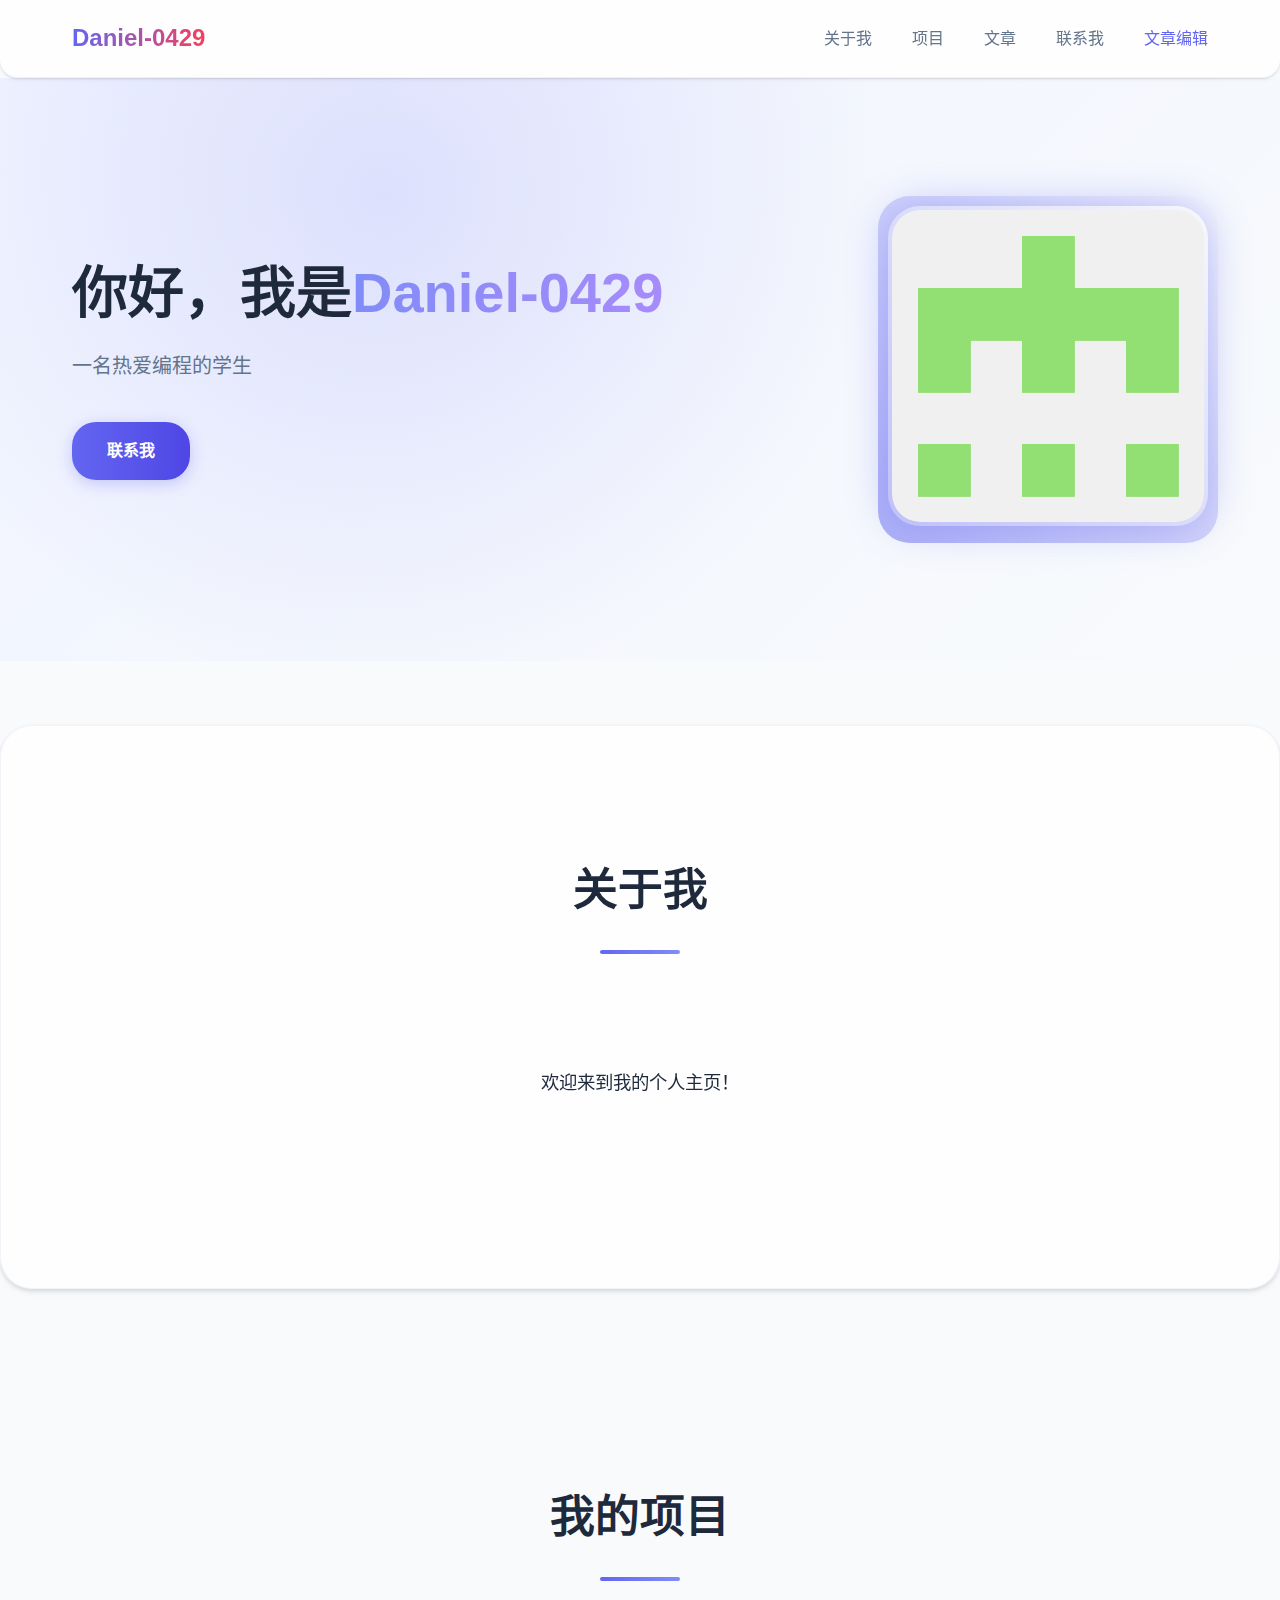
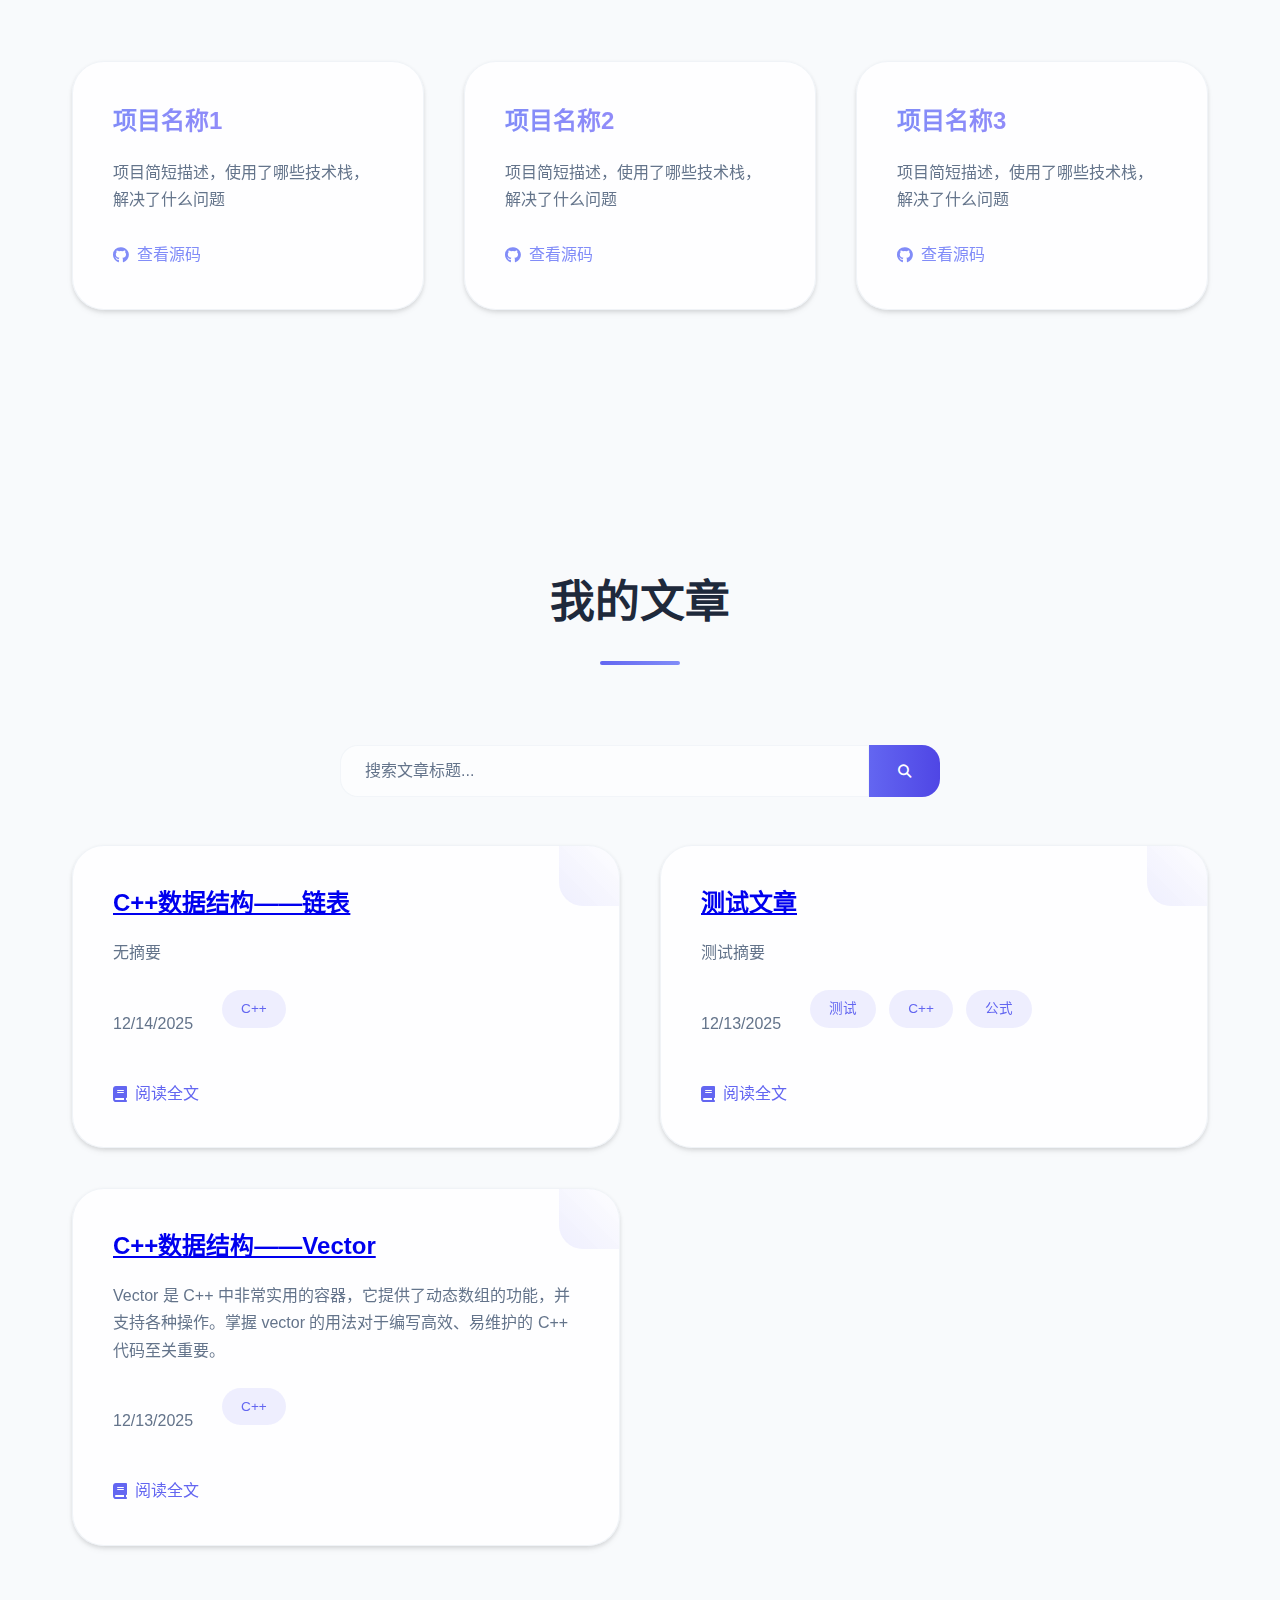
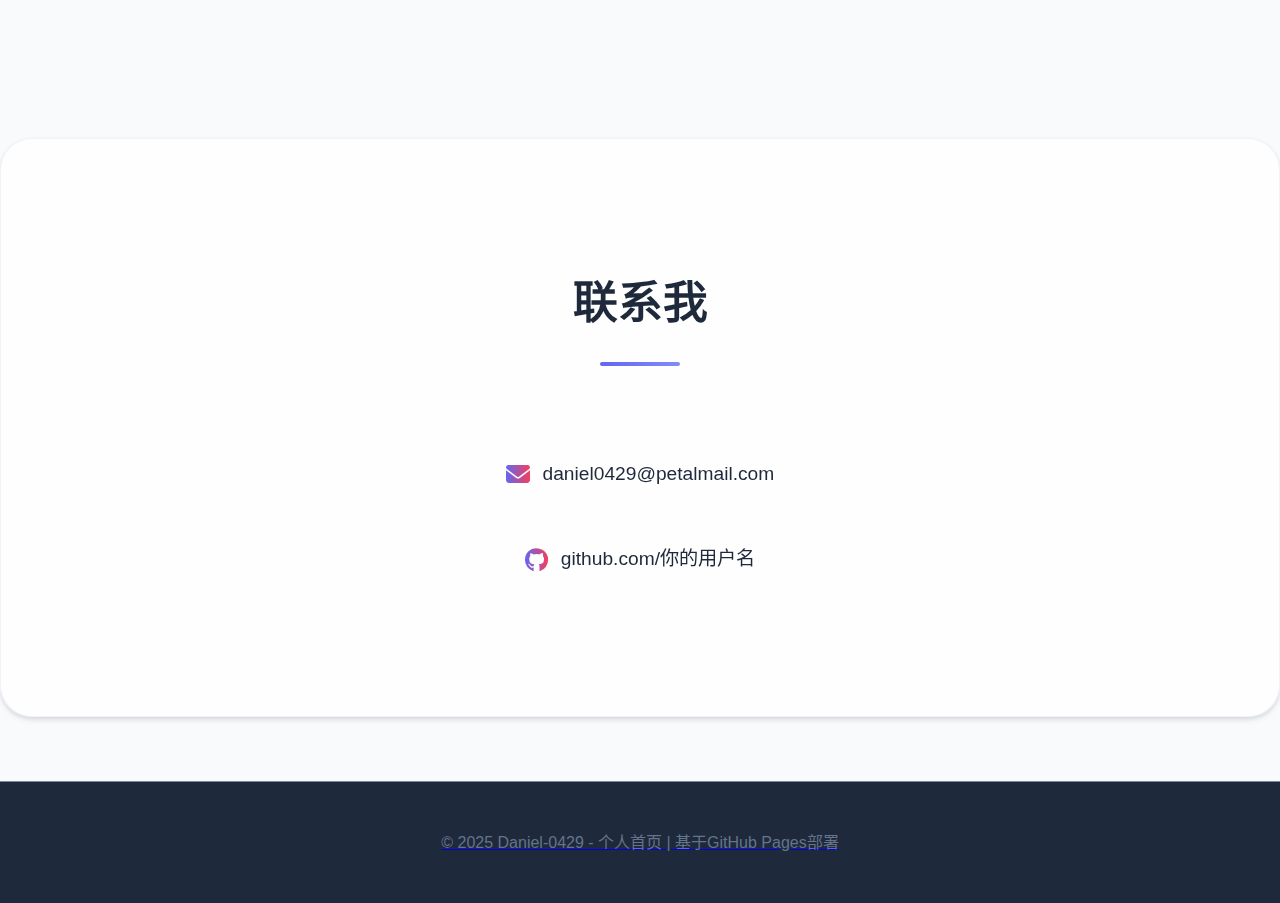
<file: index.html>
<!DOCTYPE html>
<html lang="zh-CN">
<head>
    <meta charset="UTF-8">
    <meta name="viewport" content="width=device-width, initial-scale=1.0">
    <title>Daniel-0429 - 个人首页</title>
    <link rel="stylesheet" href="styles.css">
    <link rel="stylesheet" href="https://cdnjs.cloudflare.com/ajax/libs/font-awesome/6.4.0/css/all.min.css">
</head>
<body>
    <nav class="navbar">
        <div class="container">
            <div class="logo">Daniel-0429</div>
            <ul class="nav-links">
                <li><a href="#about">关于我</a></li>
                <li><a href="#projects">项目</a></li>
                <li><a href="#articles">文章</a></li>
                <li><a href="#contact">联系我</a></li>
                <li><a href="admin.html" class="admin-link">文章编辑</a></li>
            </ul>
            <div class="hamburger">
                <i class="fas fa-bars"></i>
            </div>
        </div>
    </nav>

    <!-- 英雄区（保留你原有代码） -->
    <header class="hero">
        <div class="container">
            <div class="hero-content">
                <h1>你好，我是<span>Daniel-0429</span></h1>
                <p>一名热爱编程的学生</p>
                <a href="#contact" class="btn">联系我</a>
            </div>
            <div class="hero-img">
                <img src="assets/avatar.jpg" alt="头像">
            </div>
        </div>
    </header>

    <!-- 关于我（保留你原有代码） -->
    <section id="about" class="about">
        <div class="container">
            <h2 class="section-title">关于我</h2>
            <div class="about-content">
                <p>欢迎来到我的个人主页！</p>
            </div>
        </div>
    </section>

    <!-- 项目（保留你原有代码） -->
    <section id="projects" class="projects">
        <div class="container">
            <h2 class="section-title">我的项目</h2>
            <div class="projects-grid">
                <div class="project-card">
                    <h3>项目名称1</h3>
                    <p>项目简短描述，使用了哪些技术栈，解决了什么问题</p>
                    <a href="https://github.com/你的用户名/项目名" target="_blank" class="project-link">
                        <i class="fab fa-github"></i> 查看源码
                    </a>
                </div>
                <div class="project-card">
                    <h3>项目名称2</h3>
                    <p>项目简短描述，使用了哪些技术栈，解决了什么问题</p>
                    <a href="https://github.com/你的用户名/项目名" target="_blank" class="project-link">
                        <i class="fab fa-github"></i> 查看源码
                    </a>
                </div>
                <div class="project-card">
                    <h3>项目名称3</h3>
                    <p>项目简短描述，使用了哪些技术栈，解决了什么问题</p>
                    <a href="https://github.com/你的用户名/项目名" target="_blank" class="project-link">
                        <i class="fab fa-github"></i> 查看源码
                    </a>
                </div>
            </div>
        </div>
    </section>

    <!-- 文章板块（核心） -->
    <section id="articles" class="articles">
        <div class="container">
            <h2 class="section-title">我的文章</h2>
            <div class="article-search">
                <input type="text" id="search-input" placeholder="搜索文章标题...">
                <button id="search-btn"><i class="fas fa-search"></i></button>
            </div>
            <div class="articles-grid" id="articles-list">
                <div class="loading">加载最新文章中...</div>
            </div>
        </div>
    </section>

    <!-- 联系我（保留你原有代码） -->
    <section id="contact" class="contact">
        <div class="container">
            <h2 class="section-title">联系我</h2>
            <div class="contact-links">
                <a href="mailto:daniel0429@petalmail.com" target="_blank">
                    <i class="fas fa-envelope"></i> daniel0429@petalmail.com
                </a>
                <a href="https://github.com/Daniel-0429" target="_blank">
                    <i class="fab fa-github"></i> github.com/你的用户名
            </div>
        </div>
    </section>

    <footer class="footer">
        <div class="container">
            <p>&copy; 2025 Daniel-0429 - 个人首页 | 基于GitHub Pages部署</p>
        </div>
    </footer>

    <script src="script.js"></script>
</body>
</html>
</file>
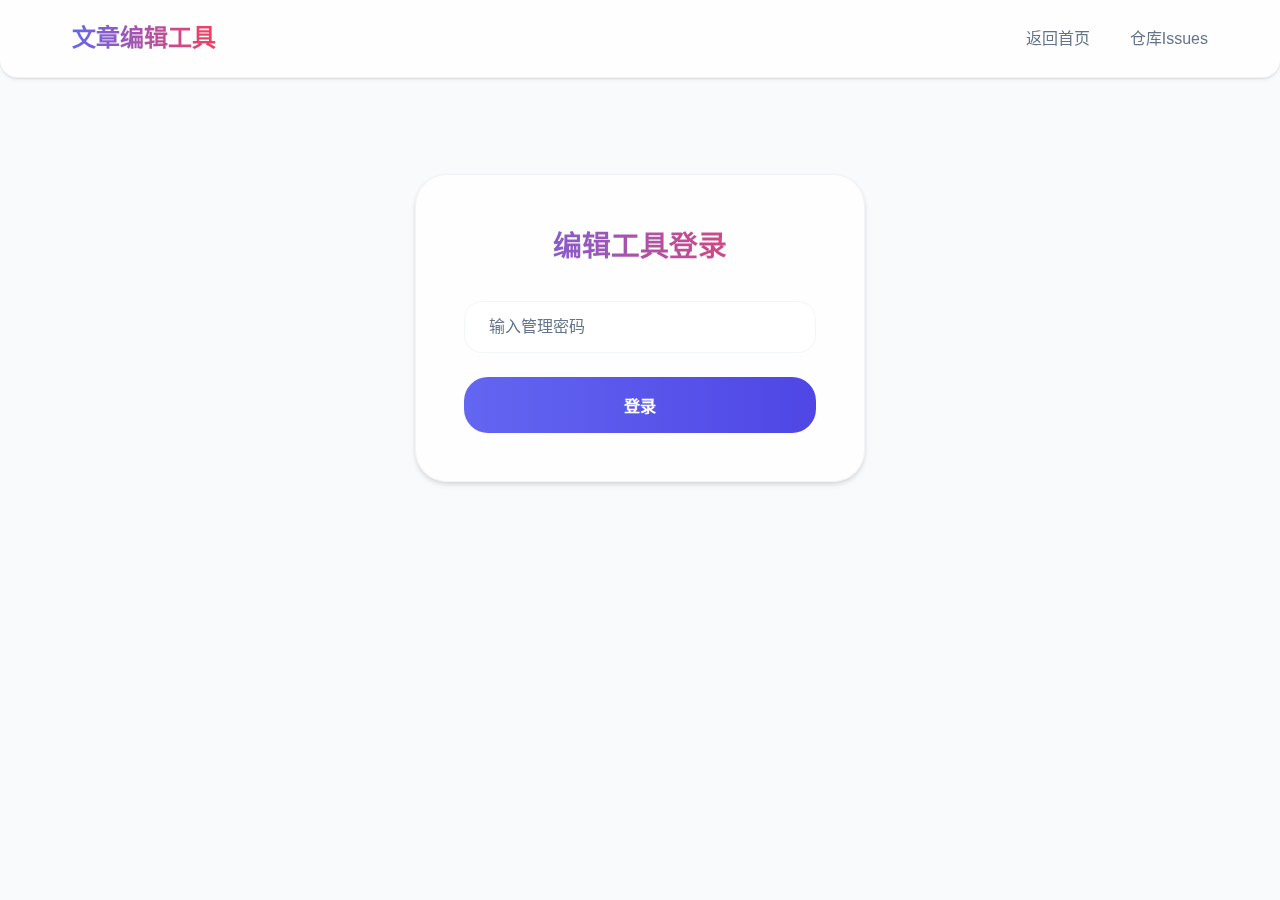
<file: admin.html>
<!DOCTYPE html>
<html lang="zh-CN">
<head>
    <meta charset="UTF-8">
    <meta name="viewport" content="width=device-width, initial-scale=1.0">
    <title>文章编辑工具</title>
    <link rel="stylesheet" href="styles.css">
    <link rel="stylesheet" href="https://cdnjs.cloudflare.com/ajax/libs/font-awesome/6.4.0/css/all.min.css">
</head>
<body>
    <nav class="navbar">
        <div class="container">
            <div class="logo">文章编辑工具</div>
            <ul class="nav-links">
                <li><a href="index.html">返回首页</a></li>
                <li><a href="https://github.com/Daniel-0429/Daniel-0429.github.io/issues" target="_blank">仓库Issues</a></li>
            </ul>
        </div>
    </nav>

    <section class="admin-section">
        <div class="container">
            <!-- 登录验证（简单密码） -->
            <div class="login-form" id="login-form">
                <h3>编辑工具登录</h3>
                <input type="password" id="admin-pwd" placeholder="输入管理密码">
                <button id="login-btn">登录</button>
            </div>

            <!-- 文章编辑面板 -->
            <div class="admin-panel" id="admin-panel" style="display: none;">
                <div class="article-form">
                    <h3>新增/编辑文章</h3>
                    <input type="hidden" id="article-id">
                    <div class="form-group">
                        <label>标题</label>
                        <input type="text" id="article-title" placeholder="文章标题">
                    </div>
                    <div class="form-group">
                        <label>摘要</label>
                        <textarea id="article-desc" placeholder="文章摘要（简短描述）"></textarea>
                    </div>
                    <div class="form-group">
                        <label>内容（支持Markdown）</label>
                        <textarea id="article-content" rows="10" placeholder="文章内容"></textarea>
                    </div>
                    <div class="form-group">
                        <label>标签（用逗号分隔）</label>
                        <input type="text" id="article-tags" placeholder="例如：前端,JavaScript,React">
                    </div>
                    <button id="generate-json">生成JSON</button>
                    <button id="clear-form" style="margin-left: 10px;">清空表单</button>
                </div>

                <!-- JSON预览区 -->
                <div class="json-preview">
                    <h3>文章JSON预览（复制到GitHub Issue）</h3>
                    <textarea id="json-output" rows="8" readonly></textarea>
                    <button id="copy-json">复制JSON</button>
                    <div class="tips">
                        <p>📌 操作指引：</p>
                        <p>1. 填写表单后点击「生成JSON」</p>
                        <p>2. 复制JSON到仓库Issues，创建标题为「新增文章」的Issue（编辑则标题为「编辑文章」）</p>
                        <p>3. 删除文章：给任意Issue添加标签 <code>delete-article-文章ID</code></p>
                    </div>
                </div>

                <!-- 现有文章列表 -->
                <div class="admin-articles">
                    <h3>现有文章（点击复制ID）</h3>
                    <div id="admin-articles-list">加载中...</div>
                </div>
            </div>
        </div>
    </section>

    <script>
        const ADMIN_PASSWORD = "admin123";
        const ISSUES_URL = "https://github.com/Daniel-0429/Daniel-0429.github.io/issues";

        // DOM元素
        const loginForm = document.getElementById('login-form');
        const adminPanel = document.getElementById('admin-panel');
        const loginBtn = document.getElementById('login-btn');
        const adminPwd = document.getElementById('admin-pwd');
        const generateJsonBtn = document.getElementById('generate-json');
        const clearFormBtn = document.getElementById('clear-form');
        const jsonOutput = document.getElementById('json-output');
        const copyJsonBtn = document.getElementById('copy-json');
        const articleId = document.getElementById('article-id');
        const articleTitle = document.getElementById('article-title');
        const articleDesc = document.getElementById('article-desc');
        const articleContent = document.getElementById('article-content');
        const articleTags = document.getElementById('article-tags');
        const adminArticlesList = document.getElementById('admin-articles-list');

        // 登录验证
        loginBtn.addEventListener('click', () => {
            if (adminPwd.value === ADMIN_PASSWORD) {
                loginForm.style.display = 'none';
                adminPanel.style.display = 'block';
                loadArticles(); // 加载现有文章
            } else {
                alert('密码错误！');
            }
        });

        // 加载现有文章
        async function loadArticles() {
            try {
                // 直接读取GitHub Pages上的articles.json（无Token）
                const response = await fetch(`./data/articles.json?t=${Date.now()}`, { cache: 'no-cache' });
                const data = await response.json();
                const articles = data.articles || [];

                if (articles.length === 0) {
                    adminArticlesList.innerHTML = '<p>暂无文章</p>';
                    return;
                }

                // 渲染文章列表（点击复制ID）
                adminArticlesList.innerHTML = articles.map(art => `
                    <div class="admin-article-item">
                        <h4>${art.title}</h4>
                        <div>
                            <span class="article-id" onclick="copyText('${art.id}')">ID: ${art.id}</span>
                            <button onclick="fillForm('${art.id}')">填充到表单</button>
                        </div>
                    </div>
                `).join('');
            } catch (err) {
                adminArticlesList.innerHTML = `<p>加载失败：${err.message}</p>`;
            }
        }

        // 生成文章JSON
        generateJsonBtn.addEventListener('click', () => {
            const id = articleId.value || Date.now().toString();
            const title = articleTitle.value.trim();
            const desc = articleDesc.value.trim();
            const content = articleContent.value.trim();
            const tags = articleTags.value.split(',').map(tag => tag.trim()).filter(tag => tag);

            if (!title || !content) {
                alert('标题和内容不能为空！');
                return;
            }

            // 构造文章数据
            const articleData = {
                id: id,
                title: title,
                desc: desc,
                content: content,
                tags: tags,
                createTime: articleId.value ? undefined : new Date().toISOString(),
                updateTime: articleId.value ? new Date().toISOString() : undefined
            };

            // 格式化JSON（美观易读）
            const jsonStr = JSON.stringify(articleData, null, 2);
            jsonOutput.value = jsonStr;
        });

        // 清空表单
        clearFormBtn.addEventListener('click', () => {
            articleId.value = '';
            articleTitle.value = '';
            articleDesc.value = '';
            articleContent.value = '';
            articleTags.value = '';
            jsonOutput.value = '';
        });

        // 复制JSON
        copyJsonBtn.addEventListener('click', async () => {
            if (!jsonOutput.value) {
                alert('暂无JSON可复制！');
                return;
            }
            await navigator.clipboard.writeText(jsonOutput.value);
            alert('JSON复制成功！请前往Issues粘贴');
            // 自动打开Issues页面
            window.open(ISSUES_URL, '_blank');
        });

        // 填充表单（编辑文章）
        window.fillForm = async function(id) {
            const response = await fetch(`./data/articles.json?t=${Date.now()}`, { cache: 'no-cache' });
            const data = await response.json();
            const article = data.articles.find(art => art.id === id);
            if (!article) return;

            articleId.value = article.id;
            articleTitle.value = article.title;
            articleDesc.value = article.desc;
            articleContent.value = article.content;
            articleTags.value = article.tags.join(',');
            // 生成编辑用的JSON
            generateJsonBtn.click();
        };

        // 复制文本（如文章ID）
        window.copyText = async function(text) {
            await navigator.clipboard.writeText(text);
            alert(`已复制：${text}`);
        };
    </script>
</body>
</html>
</file>
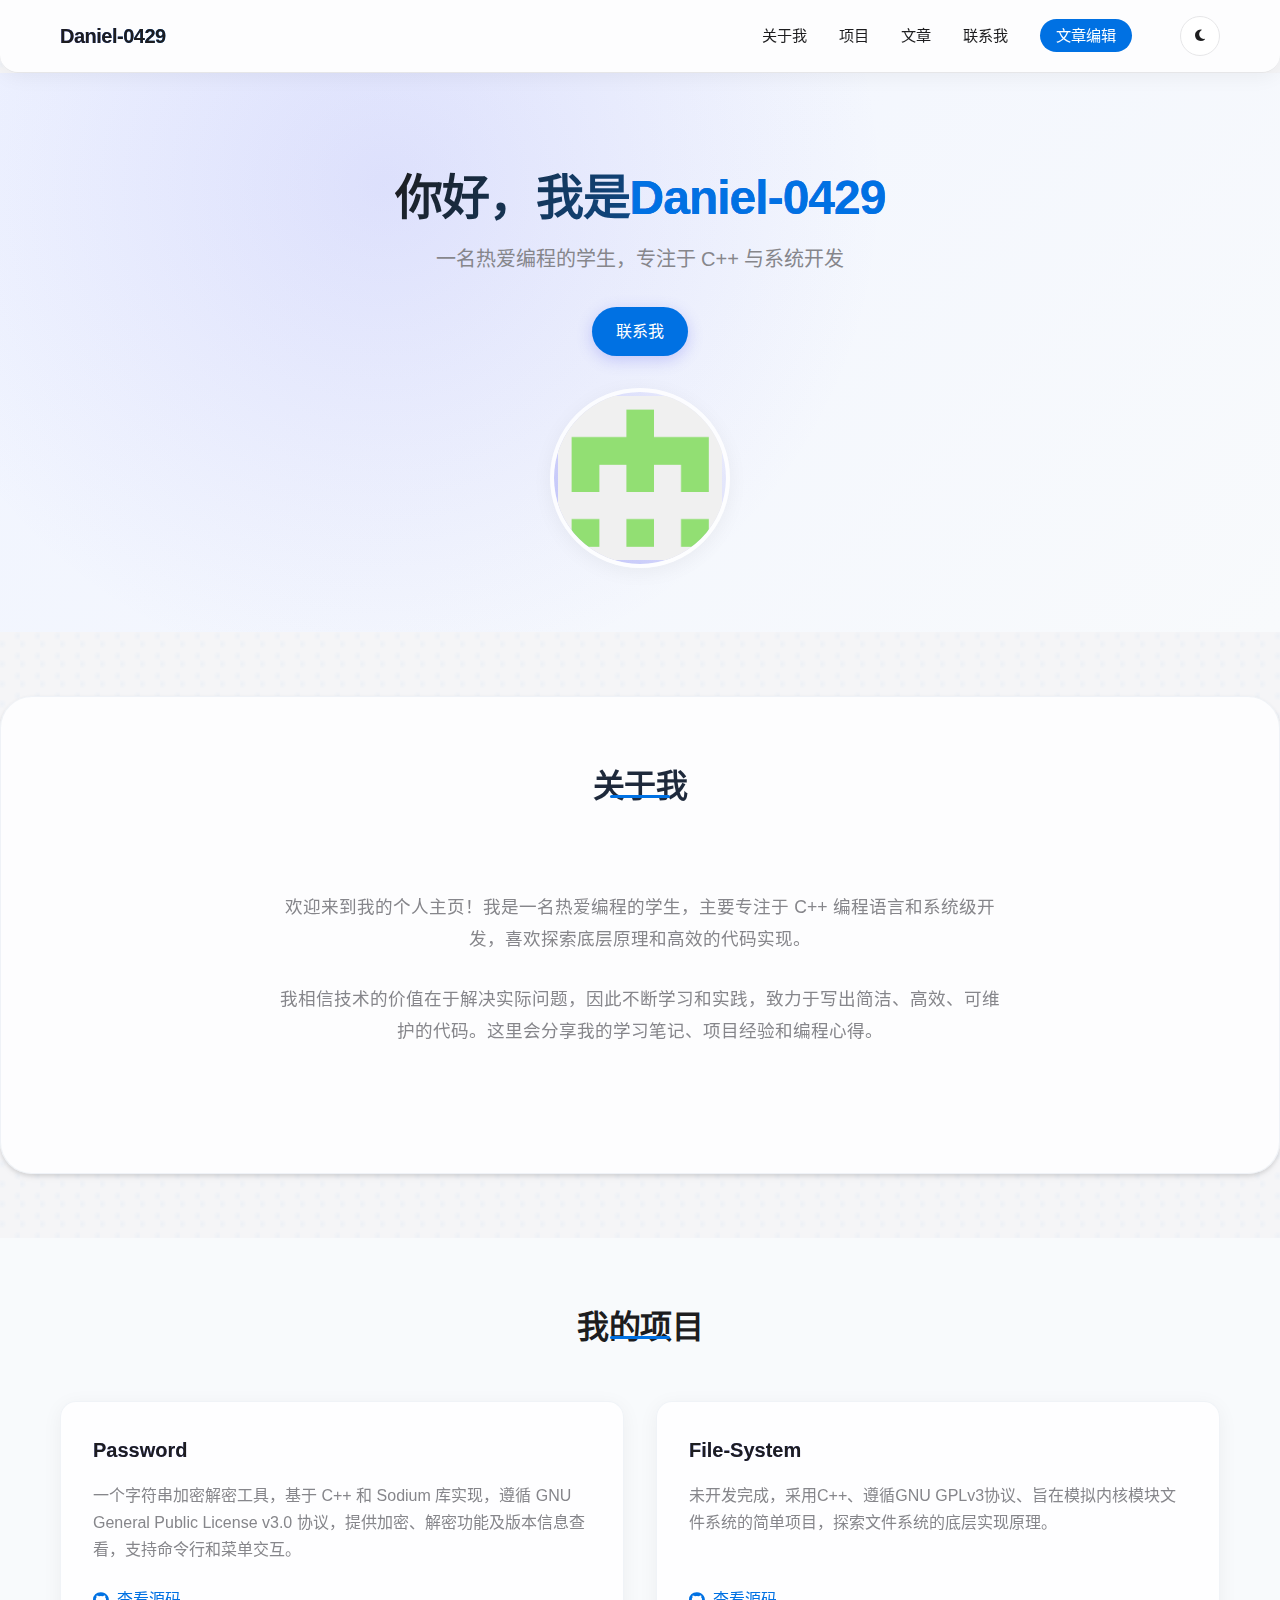
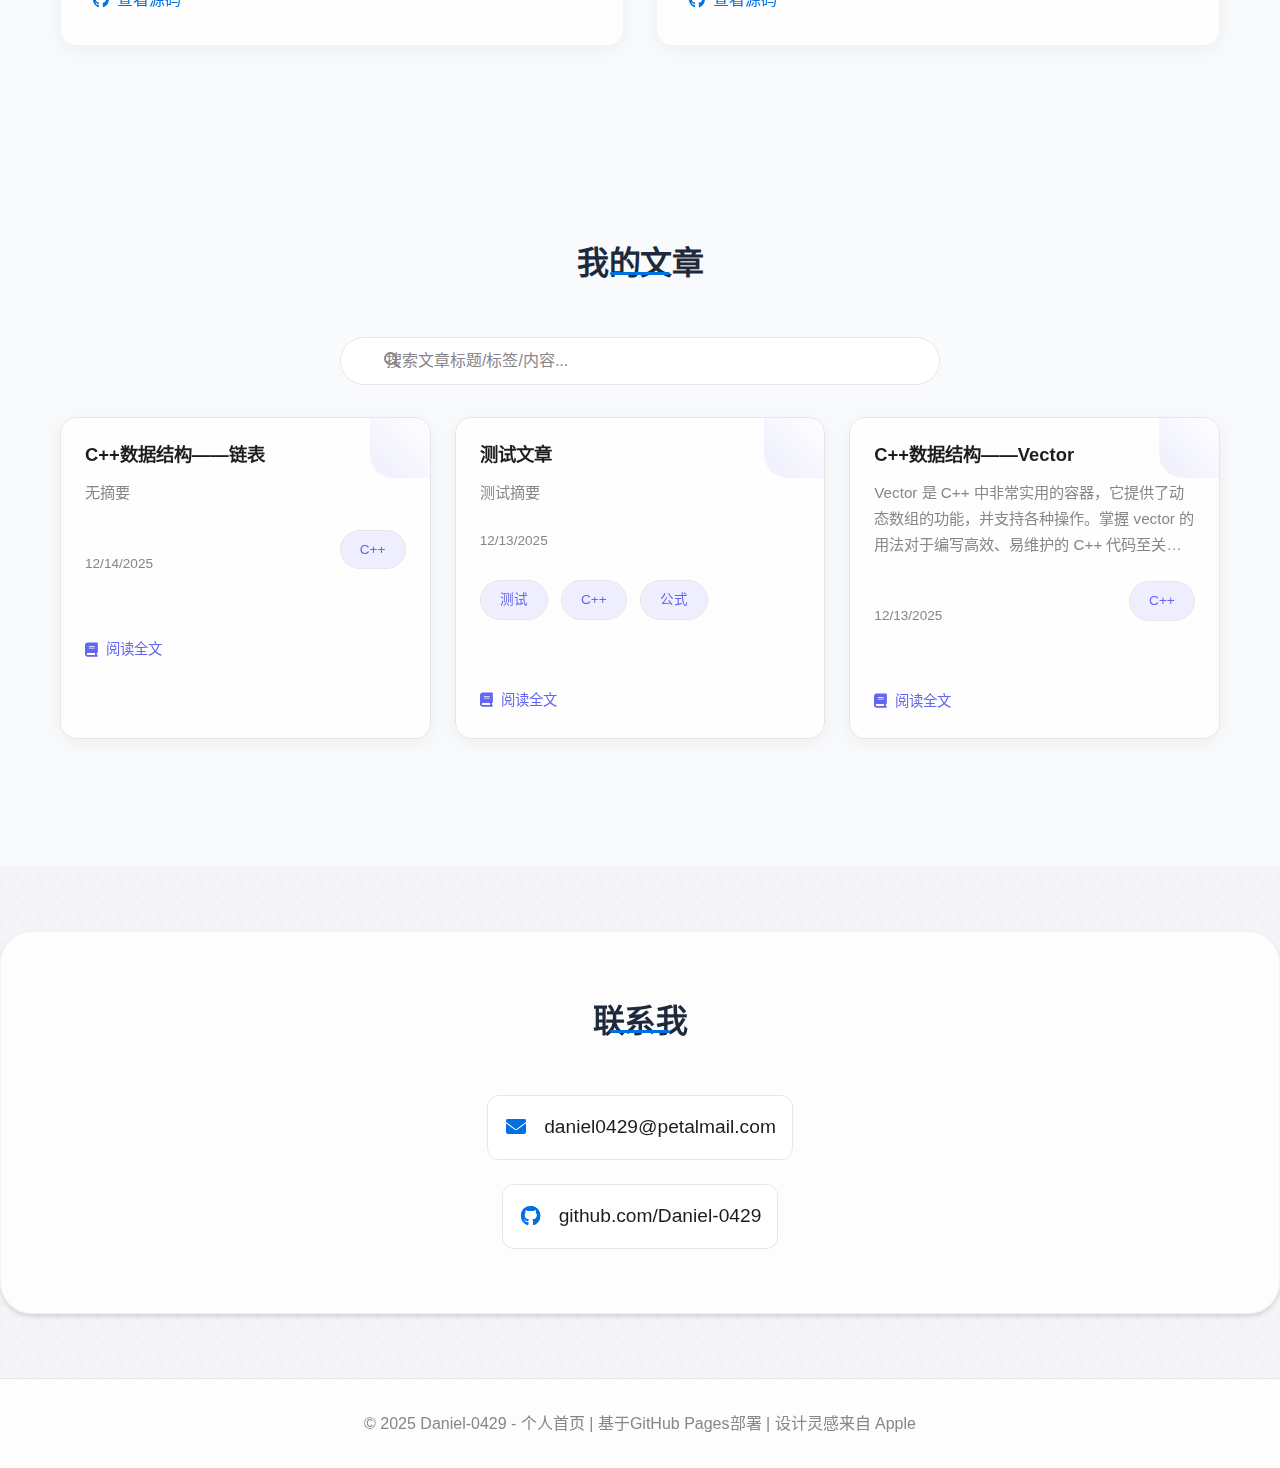
<file: index.2.html>
<!DOCTYPE html>
<html lang="zh-CN">
<head>
    <meta charset="UTF-8">
    <meta name="viewport" content="width=device-width, initial-scale=1.0">
    <title>Daniel-0429 - 个人首页</title>
    <!-- 基础样式 + Apple 风格定制 -->
    <link rel="stylesheet" href="styles.css">
    <link rel="stylesheet" href="https://cdnjs.cloudflare.com/ajax/libs/font-awesome/6.4.0/css/all.min.css">
    <style>
        /* ========== Apple 风格全局定制 ========== */
        :root {
            --bg-primary: #f5f5f7;
            --bg-secondary: #ffffff;
            --text-primary: #1d1d1f;
            --text-secondary: #86868b;
            --accent: #0071e3;
            --accent-hover: #0077ed;
            --border: #e6e6e8;
            --shadow: 0 4px 20px rgba(0, 0, 0, 0.05);
            --glass: rgba(255, 255, 255, 0.8);
            --backdrop: blur(20px);
            --transition: all 0.3s cubic-bezier(0.25, 0.8, 0.25, 1);
        }

        [data-theme="dark"] {
            --bg-primary: #1c1c1e;
            --bg-secondary: #2c2c2e;
            --text-primary: #ffffff;
            --text-secondary: #a1a1a6;
            --accent: #2997ff;
            --accent-hover: #329dff;
            --border: #3a3a3c;
            --shadow: 0 4px 20px rgba(0, 0, 0, 0.2);
            --glass: rgba(44, 44, 46, 0.8);
        }

        * {
            margin: 0;
            padding: 0;
            box-sizing: border-box;
            font-family: -apple-system, BlinkMacSystemFont, "Segoe UI", Roboto, Helvetica, Arial, sans-serif;
        }

        body {
            background-color: var(--bg-primary);
            color: var(--text-primary);
            line-height: 1.6;
            overflow-x: hidden;
            background-image: 
                radial-gradient(circle at 10% 20%, rgba(0, 113, 227, 0.03) 0%, transparent 20%),
                radial-gradient(circle at 90% 80%, rgba(0, 113, 227, 0.03) 0%, transparent 20%);
            min-height: 100vh;
        }

        .container {
            max-width: 1200px;
            margin: 0 auto;
            padding: 0 20px;
            width: 100%;
        }

        /* ========== 导航栏（Apple 磨砂玻璃） ========== */
        .navbar {
            position: sticky;
            top: 0;
            z-index: 100;
            background: var(--glass);
            backdrop-filter: var(--backdrop);
            -webkit-backdrop-filter: var(--backdrop);
            border-bottom: 1px solid var(--border);
            padding: 1rem 0;
            transition: var(--transition);
            box-shadow: var(--shadow);
        }

        .navbar .container {
            display: flex;
            justify-content: space-between;
            align-items: center;
        }

        .logo {
            font-size: 1.25rem;
            font-weight: 600;
            color: var(--text-primary);
            letter-spacing: -0.5px;
        }

        .nav-links {
            display: flex;
            list-style: none;
            gap: 2rem;
            align-items: center;
        }

        .nav-links a {
            color: var(--text-primary);
            text-decoration: none;
            font-size: 0.95rem;
            transition: var(--transition);
            position: relative;
        }

        .nav-links a::after {
            content: '';
            position: absolute;
            bottom: -4px;
            left: 0;
            width: 0;
            height: 2px;
            background: var(--accent);
            transition: var(--transition);
        }

        .nav-links a:hover::after {
            width: 100%;
        }

        .admin-link {
            background: var(--accent);
            color: white !important;
            padding: 8px 16px;
            border-radius: 20px;
            font-weight: 500;
            border: none;
            transition: var(--transition);
        }

        .admin-link:hover {
            background: var(--accent-hover);
            transform: translateY(-1px);
        }

        .admin-link::after {
            display: none !important;
        }

        .theme-toggle {
            background: var(--bg-secondary);
            border: 1px solid var(--border);
            width: 40px;
            height: 40px;
            border-radius: 50%;
            display: flex;
            align-items: center;
            justify-content: center;
            color: var(--text-primary);
            cursor: pointer;
            transition: var(--transition);
        }

        .theme-toggle:hover {
            background: var(--border);
            transform: rotate(15deg);
        }

        .hamburger {
            display: none;
            font-size: 1.5rem;
            cursor: pointer;
            color: var(--text-primary);
        }

        /* ========== 英雄区（Apple 简约风格） ========== */
        .hero {
            padding: 6rem 0 4rem;
            text-align: center;
            position: relative;
            overflow: hidden;
        }

        .hero .container {
            display: flex;
            flex-direction: column;
            align-items: center;
            gap: 2rem;
        }

        .hero-content h1 {
            font-size: 3rem;
            font-weight: 700;
            margin-bottom: 1rem;
            letter-spacing: -1px;
            background: linear-gradient(120deg, var(--text-primary), var(--accent));
            -webkit-background-clip: text;
            background-clip: text;
            color: transparent;
        }

        .hero-content h1 span {
            color: var(--accent);
        }

        .hero-content p {
            font-size: 1.25rem;
            color: var(--text-secondary);
            max-width: 600px;
            margin: 0 auto;
        }

        .btn {
            display: inline-block;
            background: var(--accent);
            color: white;
            padding: 12px 24px;
            border-radius: 25px;
            text-decoration: none;
            font-weight: 500;
            margin-top: 2rem;
            transition: var(--transition);
            border: none;
            cursor: pointer;
            font-size: 1rem;
        }

        .btn:hover {
            background: var(--accent-hover);
            transform: translateY(-2px);
            box-shadow: 0 8px 15px rgba(0, 113, 227, 0.2);
        }

        .hero-img {
            width: 180px;
            height: 180px;
            border-radius: 50%;
            overflow: hidden;
            border: 4px solid var(--glass);
            box-shadow: var(--shadow);
            transition: var(--transition);
        }

        .hero-img img {
            width: 100%;
            height: 100%;
            object-fit: cover;
        }

        .hero-img:hover {
            transform: scale(1.05);
            box-shadow: 0 10px 25px rgba(0, 113, 227, 0.15);
        }

        /* ========== 通用区块样式 ========== */
        section {
            padding: 4rem 0;
        }

        .section-title {
            text-align: center;
            font-size: 2rem;
            font-weight: 600;
            margin-bottom: 3rem;
            position: relative;
            letter-spacing: -0.5px;
        }

        .section-title::after {
            content: '';
            position: absolute;
            bottom: -10px;
            left: 50%;
            transform: translateX(-50%);
            width: 60px;
            height: 3px;
            background: var(--accent);
            border-radius: 3px;
        }

        /* ========== 关于我 ========== */
        .about-content {
            max-width: 800px;
            margin: 0 auto;
            text-align: center;
            font-size: 1.1rem;
            color: var(--text-secondary);
            line-height: 1.8;
        }

        /* ========== 项目卡片（Apple 圆角+磨砂） ========== */
        .projects-grid {
            display: grid;
            grid-template-columns: repeat(auto-fit, minmax(300px, 1fr));
            gap: 2rem;
            margin-top: 2rem;
        }

        .project-card {
            background: var(--glass);
            backdrop-filter: var(--backdrop);
            -webkit-backdrop-filter: var(--backdrop);
            border: 1px solid var(--border);
            border-radius: 16px;
            padding: 2rem;
            transition: var(--transition);
            box-shadow: var(--shadow);
            height: 100%;
            display: flex;
            flex-direction: column;
        }

        .project-card:hover {
            transform: translateY(-5px);
            box-shadow: 0 10px 25px rgba(0, 0, 0, 0.1);
        }

        .project-card h3 {
            font-size: 1.25rem;
            margin-bottom: 1rem;
            color: var(--text-primary);
        }

        .project-card p {
            color: var(--text-secondary);
            flex: 1;
            margin-bottom: 1.5rem;
        }

        .project-link {
            display: inline-flex;
            align-items: center;
            gap: 8px;
            color: var(--accent);
            text-decoration: none;
            font-weight: 500;
            transition: var(--transition);
        }

        .project-link:hover {
            color: var(--accent-hover);
            transform: translateX(3px);
        }

        /* ========== 文章区域（现代搜索+卡片） ========== */
        .article-search {
            max-width: 600px;
            margin: 0 auto 2rem;
            position: relative;
        }

        #search-input {
            width: 100%;
            padding: 14px 20px 14px 45px;
            border: 1px solid var(--border);
            border-radius: 30px;
            background: var(--bg-secondary);
            color: var(--text-primary);
            font-size: 1rem;
            transition: var(--transition);
            outline: none;
        }

        #search-input:focus {
            border-color: var(--accent);
            box-shadow: 0 0 0 3px rgba(0, 113, 227, 0.1);
        }

        #search-btn {
            position: absolute;
            left: 15px;
            top: 50%;
            transform: translateY(-50%);
            background: transparent;
            border: none;
            color: var(--text-secondary);
            cursor: pointer;
            font-size: 1rem;
        }

        .articles-grid {
            display: grid;
            grid-template-columns: repeat(auto-fit, minmax(350px, 1fr));
            gap: 1.5rem;
            margin-top: 2rem;
        }

        .article-card {
            background: var(--glass);
            backdrop-filter: var(--backdrop);
            -webkit-backdrop-filter: var(--backdrop);
            border: 1px solid var(--border);
            border-radius: 16px;
            padding: 1.5rem;
            transition: var(--transition);
            box-shadow: var(--shadow);
        }

        .article-card:hover {
            transform: translateY(-3px);
            box-shadow: 0 8px 20px rgba(0, 0, 0, 0.08);
        }

        .article-card h3 {
            font-size: 1.15rem;
            margin-bottom: 0.75rem;
        }

        .article-card h3 a {
            color: var(--text-primary);
            text-decoration: none;
            transition: var(--transition);
        }

        .article-card h3 a:hover {
            color: var(--accent);
        }

        .article-desc {
            color: var(--text-secondary);
            font-size: 0.95rem;
            margin-bottom: 1rem;
            display: -webkit-box;
            -webkit-line-clamp: 2;
            -webkit-box-orient: vertical;
            overflow: hidden;
        }

        .article-meta {
            display: flex;
            justify-content: space-between;
            align-items: center;
            font-size: 0.85rem;
            color: var(--text-secondary);
        }

        .article-tags {
            display: flex;
            gap: 8px;
            flex-wrap: wrap;
        }

        .tag {
            background: var(--bg-secondary);
            color: var(--text-secondary);
            padding: 4px 10px;
            border-radius: 12px;
            font-size: 0.8rem;
            border: 1px solid var(--border);
        }

        .article-link {
            display: inline-flex;
            align-items: center;
            gap: 5px;
            color: var(--accent);
            text-decoration: none;
            font-size: 0.9rem;
            margin-top: 1rem;
            transition: var(--transition);
        }

        .article-link:hover {
            color: var(--accent-hover);
            transform: translateX(2px);
        }

        .loading, .empty, .error, .no-articles {
            grid-column: 1 / -1;
            text-align: center;
            padding: 3rem;
            color: var(--text-secondary);
            font-size: 1.1rem;
        }

        .error {
            color: #ff3b30;
        }

        .error button {
            background: var(--accent);
            color: white;
            border: none;
            padding: 8px 16px;
            border-radius: 20px;
            margin-left: 10px;
            cursor: pointer;
            transition: var(--transition);
        }

        .error button:hover {
            background: var(--accent-hover);
        }

        /* ========== 联系我（Apple 简约链接） ========== */
        .contact-links {
            display: flex;
            flex-direction: column;
            gap: 1.5rem;
            max-width: 600px;
            margin: 0 auto;
        }

        .contact-links a {
            display: flex;
            align-items: center;
            gap: 1rem;
            color: var(--text-primary);
            text-decoration: none;
            padding: 1rem;
            border-radius: 12px;
            background: var(--glass);
            border: 1px solid var(--border);
            transition: var(--transition);
        }

        .contact-links a:hover {
            background: var(--bg-secondary);
            transform: translateY(-2px);
            box-shadow: var(--shadow);
        }

        .contact-links i {
            font-size: 1.25rem;
            color: var(--accent);
            width: 24px;
            text-align: center;
        }

        /* ========== 页脚 ========== */
        .footer {
            background: var(--glass);
            backdrop-filter: var(--backdrop);
            -webkit-backdrop-filter: var(--backdrop);
            border-top: 1px solid var(--border);
            padding: 2rem 0;
            margin-top: 4rem;
            text-align: center;
            color: var(--text-secondary);
            font-size: 0.9rem;
        }

        /* ========== 响应式适配 ========== */
        @media (max-width: 768px) {
            .hamburger {
                display: block;
            }

            .nav-links {
                position: fixed;
                top: 0;
                right: 0;
                height: 100vh;
                width: 250px;
                background: var(--glass);
                backdrop-filter: var(--backdrop);
                -webkit-backdrop-filter: var(--backdrop);
                flex-direction: column;
                padding: 3rem 2rem;
                transform: translateX(100%);
                transition: var(--transition);
                box-shadow: -5px 0 15px rgba(0, 0, 0, 0.1);
                border-left: 1px solid var(--border);
            }

            .nav-links.active {
                transform: translateX(0);
            }

            .hero-content h1 {
                font-size: 2.25rem;
            }

            .section-title {
                font-size: 1.75rem;
            }

            .articles-grid {
                grid-template-columns: 1fr;
            }
        }
    </style>
</head>
<body>
    <nav class="navbar">
        <div class="container">
            <div class="logo">Daniel-0429</div>
            <ul class="nav-links">
                <li><a href="#about">关于我</a></li>
                <li><a href="#projects">项目</a></li>
                <li><a href="#articles">文章</a></li>
                <li><a href="#contact">联系我</a></li>
                <li><a href="admin.html" class="admin-link">文章编辑</a></li>
                <li>
                    <button class="theme-toggle" id="themeToggle" aria-label="切换暗色模式">
                        <i class="fas fa-moon"></i>
                    </button>
                </li>
            </ul>
            <div class="hamburger">
                <i class="fas fa-bars"></i>
            </div>
        </div>
    </nav>

    <!-- 英雄区（Apple 简约风格） -->
    <header class="hero">
        <div class="container">
            <div class="hero-content">
                <h1>你好，我是<span>Daniel-0429</span></h1>
                <p>一名热爱编程的学生，专注于 C++ 与系统开发</p>
                <a href="#contact" class="btn">联系我</a>
            </div>
            <div class="hero-img">
                <img src="assets/avatar.jpg" alt="头像">
            </div>
        </div>
    </header>

    <!-- 关于我 -->
    <section id="about" class="about">
        <div class="container">
            <h2 class="section-title">关于我</h2>
            <div class="about-content">
                <p>欢迎来到我的个人主页！我是一名热爱编程的学生，主要专注于 C++ 编程语言和系统级开发，喜欢探索底层原理和高效的代码实现。</p>
                <p>我相信技术的价值在于解决实际问题，因此不断学习和实践，致力于写出简洁、高效、可维护的代码。这里会分享我的学习笔记、项目经验和编程心得。</p>
            </div>
        </div>
    </section>

    <!-- 项目 -->
    <section id="projects" class="projects">
        <div class="container">
            <h2 class="section-title">我的项目</h2>
            <div class="projects-grid">
                <div class="project-card">
                    <h3>Password</h3>
                    <p>一个字符串加密解密工具，基于 C++ 和 Sodium 库实现，遵循 GNU General Public License v3.0 协议，提供加密、解密功能及版本信息查看，支持命令行和菜单交互。</p>
                    <a href="https://github.com/Daniel-0429/Password" target="_blank" class="project-link">
                        <i class="fab fa-github"></i> 查看源码
                    </a>
                </div>
                <div class="project-card">
                    <h3>File-System</h3>
                    <p>未开发完成，采用C++、遵循GNU GPLv3协议、旨在模拟内核模块文件系统的简单项目，探索文件系统的底层实现原理。</p>
                    <a href="https://github.com/Daniel-0429/File-system" target="_blank" class="project-link">
                        <i class="fab fa-github"></i> 查看源码
                    </a>
                </div>
            </div>
        </div>
    </section>

    <!-- 文章板块 -->
    <section id="articles" class="articles">
        <div class="container">
            <h2 class="section-title">我的文章</h2>
            <div class="article-search">
                <input type="text" id="search-input" placeholder="搜索文章标题/标签/内容...">
                <button id="search-btn"><i class="fas fa-search"></i></button>
            </div>
            <div class="articles-grid" id="articles-list">
                <div class="loading">加载最新文章中...</div>
            </div>
        </div>
    </section>

    <!-- 联系我 -->
    <section id="contact" class="contact">
        <div class="container">
            <h2 class="section-title">联系我</h2>
            <div class="contact-links">
                <a href="mailto:daniel0429@petalmail.com" target="_blank">
                    <i class="fas fa-envelope"></i> daniel0429@petalmail.com
                </a>
                <a href="https://github.com/Daniel-0429" target="_blank">
                    <i class="fab fa-github"></i> github.com/Daniel-0429
                </a>
            </div>
        </div>
    </section>

    <footer class="footer">
        <div class="container">
            <p>&copy; 2025 Daniel-0429 - 个人首页 | 基于GitHub Pages部署 | 设计灵感来自 Apple</p>
        </div>
    </footer>

    <!-- 核心脚本（保留原有功能） -->
    <script src="script.js"></script>
    <!-- 暗色模式切换脚本 -->
    <script>
        // 初始化主题
        const initTheme = () => {
            const savedTheme = localStorage.getItem('theme');
            const prefersDark = window.matchMedia('(prefers-color-scheme: dark)').matches;
            
            if (savedTheme) {
                document.documentElement.setAttribute('data-theme', savedTheme);
            } else if (prefersDark) {
                document.documentElement.setAttribute('data-theme', 'dark');
            }
            
            updateThemeIcon();
        };

        // 更新切换按钮图标
        const updateThemeIcon = () => {
            const toggleBtn = document.getElementById('themeToggle');
            if (!toggleBtn) return;
            const isDark = document.documentElement.getAttribute('data-theme') === 'dark';
            toggleBtn.innerHTML = isDark ? '<i class="fas fa-sun"></i>' : '<i class="fas fa-moon"></i>';
        };

        // 切换主题
        const toggleTheme = () => {
            const currentTheme = document.documentElement.getAttribute('data-theme');
            const newTheme = currentTheme === 'dark' ? 'light' : 'dark';
            
            document.documentElement.setAttribute('data-theme', newTheme);
            localStorage.setItem('theme', newTheme);
            updateThemeIcon();
        };

        // 初始化
        initTheme();

        // 绑定切换事件
        const themeBtn = document.getElementById('themeToggle');
        if (themeBtn) {
            themeBtn.addEventListener('click', toggleTheme);
            // 监听系统主题变化
            window.matchMedia('(prefers-color-scheme: dark)').addEventListener('change', (e) => {
                if (!localStorage.getItem('theme')) {
                    const newTheme = e.matches ? 'dark' : 'light';
                    document.documentElement.setAttribute('data-theme', newTheme);
                    updateThemeIcon();
                }
            });
        }
    </script>
</body>
</html>
</file>
<file: styles.css>
/* 全局重置与基础配置 */
* {
    margin: 0;
    padding: 0;
    box-sizing: border-box;
    font-family: -apple-system, BlinkMacSystemFont, "Segoe UI", Roboto, Helvetica, Arial, sans-serif;
}

/* 基础变量 - 浅色模式（默认） */
:root {
    /* 色彩系统（现代柔和色系） */
    --primary: #6366f1; /* 靛蓝紫（现代科技感） */
    --primary-light: #818cf8;
    --primary-dark: #4f46e5;
    --secondary: #1e293b; /* 深灰蓝（中性色） */
    --accent: #f43f5e; /* 玫瑰红（点缀色） */
    --bg-light: #f8fafc;
    --bg-card: rgba(255, 255, 255, 0.8);
    --bg-input: rgba(255, 255, 255, 0.6);
    --text-primary: #1e293b;
    --text-secondary: #64748b;
    --border-color: rgba(226, 232, 240, 0.5);
    --border-input: rgba(226, 232, 240, 0.4);
    --white: #ffffff;
    --shadow-sm: 0 2px 4px rgba(0, 0, 0, 0.05), 0 1px 2px rgba(0, 0, 0, 0.1);
    --shadow-md: 0 4px 6px rgba(0, 0, 0, 0.05), 0 2px 4px rgba(0, 0, 0, 0.1);
    --shadow-lg: 0 10px 15px rgba(0, 0, 0, 0.05), 0 4px 6px rgba(0, 0, 0, 0.1);
    /* 圆角调大，更圆润 */
    --radius-sm: 12px;
    --radius-md: 18px;
    --radius-lg: 24px;
    --radius-xl: 32px; /* 新增超大圆角 */
    --transition: all 0.3s cubic-bezier(0.4, 0, 0.2, 1);
}

/* 暗色模式变量 */
[data-theme="dark"] {
    --primary: #818cf8; /* 浅色靛蓝，适配暗色背景 */
    --primary-light: #a5b4fc;
    --primary-dark: #6366f1;
    --secondary: #f8fafc; /* 浅白色（中性色） */
    --accent: #fb7185; /* 亮玫瑰红（点缀色） */
    --bg-light: #0f172a; /* 深灰蓝背景 */
    --bg-card: rgba(30, 41, 59, 0.8);
    --bg-input: rgba(45, 55, 72, 0.6);
    --text-primary: #f8fafc;
    --text-secondary: #94a3b8;
    --border-color: rgba(71, 85, 105, 0.5);
    --border-input: rgba(71, 85, 105, 0.4);
    --white: #1e293b;
    --shadow-sm: 0 2px 4px rgba(0, 0, 0, 0.2), 0 1px 2px rgba(0, 0, 0, 0.3);
    --shadow-md: 0 4px 6px rgba(0, 0, 0, 0.2), 0 2px 4px rgba(0, 0, 0, 0.3);
    --shadow-lg: 0 10px 15px rgba(0, 0, 0, 0.2), 0 4px 6px rgba(0, 0, 0, 0.3);
}

/* 自动跟随系统暗色模式 */
@media (prefers-color-scheme: dark) {
    :root:not([data-theme]) {
        --primary: #818cf8;
        --primary-light: #a5b4fc;
        --primary-dark: #6366f1;
        --secondary: #f8fafc;
        --accent: #fb7185;
        --bg-light: #0f172a;
        --bg-card: rgba(30, 41, 59, 0.8);
        --bg-input: rgba(45, 55, 72, 0.6);
        --text-primary: #f8fafc;
        --text-secondary: #94a3b8;
        --border-color: rgba(71, 85, 105, 0.5);
        --border-input: rgba(71, 85, 105, 0.4);
        --white: #1e293b;
        --shadow-sm: 0 2px 4px rgba(0, 0, 0, 0.2), 0 1px 2px rgba(0, 0, 0, 0.3);
        --shadow-md: 0 4px 6px rgba(0, 0, 0, 0.2), 0 2px 4px rgba(0, 0, 0, 0.3);
        --shadow-lg: 0 10px 15px rgba(0, 0, 0, 0.2), 0 4px 6px rgba(0, 0, 0, 0.3);
    }
}

body {
    line-height: 1.6;
    color: var(--text-primary);
    background-color: var(--bg-light);
    background-image: radial-gradient(var(--primary-light) 0.5px, transparent 0.5px);
    background-size: 20px 20px;
    transition: var(--transition);
}

.container {
    max-width: 1200px;
    margin: 0 auto;
    padding: 0 2rem;
}

/* 导航栏（更透+更圆润） */
.navbar {
    background: var(--bg-card);
    backdrop-filter: blur(16px);
    -webkit-backdrop-filter: blur(16px);
    color: var(--text-primary);
    padding: 1.2rem 0;
    position: sticky;
    top: 0;
    z-index: 100;
    box-shadow: var(--shadow-sm);
    border-bottom: 1px solid var(--border-color);
    border-radius: 0 0 var(--radius-md) var(--radius-md);
    transition: var(--transition);
}

.navbar .container {
    display: flex;
    justify-content: space-between;
    align-items: center;
}

/* 暗色模式切换按钮 */
.theme-toggle {
    background: var(--bg-input);
    border: 1px solid var(--border-input);
    color: var(--text-primary);
    width: 44px;
    height: 44px;
    border-radius: 50%;
    display: flex;
    align-items: center;
    justify-content: center;
    cursor: pointer;
    transition: var(--transition);
    margin-left: 1rem;
}

.theme-toggle:hover {
    background: rgba(99, 102, 241, 0.1);
    transform: translateY(-2px);
}

.logo {
    font-size: 1.5rem;
    font-weight: 700;
    background: linear-gradient(90deg, var(--primary), var(--accent));
    -webkit-background-clip: text;
    background-clip: text;
    color: transparent;
}

.nav-links {
    display: flex;
    list-style: none;
    gap: 2.5rem;
    align-items: center;
}

.nav-links a {
    color: var(--text-secondary);
    text-decoration: none;
    font-weight: 500;
    position: relative;
    transition: var(--transition);
}

.nav-links a:hover {
    color: var(--primary);
}

.nav-links a::after {
    content: '';
    position: absolute;
    bottom: -4px;
    left: 0;
    width: 0;
    height: 2px;
    background: linear-gradient(90deg, var(--primary), var(--primary-light));
    transition: var(--transition);
}

.nav-links a:hover::after {
    width: 100%;
}

.admin-link {
    color: var(--primary) !important;
    font-weight: 600;
}

.hamburger {
    display: none;
    font-size: 1.5rem;
    cursor: pointer;
    color: var(--primary);
}

/* 英雄区（渐变背景+层次感） */
.hero {
    padding: 8rem 0;
    /* 浅色模式渐变：浅蓝→纯白，柔和不刺眼 */
    background: linear-gradient(135deg, #f0f4ff, var(--bg-light));
    color: var(--text-primary);
    position: relative;
    overflow: hidden;
    transition: var(--transition);
}

/* 暗色模式下的渐变：深蓝→深灰，和背景融合 */
[data-theme="dark"] .hero,
:root:not([data-theme]) .hero {
    @media (prefers-color-scheme: dark) {
        background: linear-gradient(135deg, #1e293b, var(--bg-light));
    }
}

/* 手动切换暗色模式时的渐变 */
[data-theme="dark"] .hero {
    background: linear-gradient(135deg, #1e293b, var(--bg-light));
}
.hero::before {
    content: '';
    position: absolute;
    top: 0;
    left: 0;
    width: 100%;
    height: 100%;
    /* 把 opacity 从 0.3 改成 0.15，减少叠加渐变的显眼程度 */
    background: radial-gradient(circle at 30% 20%, rgba(99, 102, 241, 0.15) 0%, transparent 50%);
}
.hero .container {
    display: flex;
    align-items: center;
    justify-content: space-between;
    gap: 4rem;
    position: relative;
    z-index: 1;
}

.hero-content h1 {
    font-size: 3.5rem;
    margin-bottom: 1.5rem;
    line-height: 1.2;
}

.hero-content h1 span {
    background: linear-gradient(90deg, var(--primary-light), #a78bfa);
    -webkit-background-clip: text;
    background-clip: text;
    color: transparent;
}

.hero-content p {
    font-size: 1.25rem;
    margin-bottom: 2.5rem;
    color: var(--text-secondary);
    max-width: 600px;
}

.btn {
    display: inline-block;
    padding: 1rem 2.2rem;
    background: linear-gradient(90deg, var(--primary), var(--primary-dark));
    color: white;
    text-decoration: none;
    border-radius: var(--radius-lg);
    transition: var(--transition);
    font-weight: 600;
    box-shadow: 0 4px 15px rgba(99, 102, 241, 0.3);
    border: none;
    cursor: pointer;
}

.btn:hover {
    transform: translateY(-2px);
    box-shadow: 0 6px 20px rgba(99, 102, 241, 0.4);
}

.hero-img {
    position: relative;
}

.hero-img img {
    width: 320px;
    height: 320px;
    border-radius: var(--radius-xl);
    object-fit: cover;
    border: 4px solid rgba(255, 255, 255, 0.2);
    box-shadow: 0 0 40px rgba(99, 102, 241, 0.4);
    transition: var(--transition);
}

.hero-img:hover img {
    transform: scale(1.05);
}

.hero-img::before {
    content: '';
    position: absolute;
    top: -10px;
    left: -10px;
    right: -10px;
    bottom: -10px;
    border-radius: var(--radius-xl);
    background: linear-gradient(45deg, var(--primary), transparent);
    z-index: -1;
    opacity: 0.5;
    animation: pulse 3s infinite;
}

@keyframes pulse {
    0% {
        transform: scale(0.95);
        opacity: 0.5;
    }
    50% {
        transform: scale(1);
        opacity: 0.8;
    }
    100% {
        transform: scale(0.95);
        opacity: 0.5;
    }
}

/* 通用区块 */
section {
    padding: 8rem 0;
    position: relative;
    transition: var(--transition);
}

.section-title {
    text-align: center;
    font-size: 2.8rem;
    margin-bottom: 5rem;
    color: var(--secondary);
    position: relative;
    font-weight: 700;
    transition: var(--transition);
}

.section-title::after {
    content: '';
    display: block;
    width: 80px;
    height: 4px;
    background: linear-gradient(90deg, var(--primary), var(--primary-light));
    margin: 1.5rem auto;
    border-radius: 2px;
}

/* 关于我（卡片化+柔和阴影） */
.about {
    background: var(--bg-card);
    backdrop-filter: blur(8px);
    -webkit-backdrop-filter: blur(8px);
    margin: 4rem 0;
    border-radius: var(--radius-xl);
    box-shadow: var(--shadow-md);
    border: 1px solid var(--border-color);
    transition: var(--transition);
}

.about-content {
    max-width: 800px;
    margin: 0 auto;
    font-size: 1.15rem;
    line-height: 1.8;
    text-align: center;
    color: var(--text-primary);
    padding: 2rem;
}

.about-content p {
    margin-bottom: 1.8rem;
}

/* 技能（玻璃卡片+hover动效） */
.skills-grid {
    display: grid;
    grid-template-columns: repeat(auto-fit, minmax(300px, 1fr));
    gap: 2rem;
}

.skill-card {
    background: var(--bg-card);
    backdrop-filter: blur(10px);
    -webkit-backdrop-filter: blur(10px);
    padding: 2.5rem;
    border-radius: var(--radius-xl);
    box-shadow: var(--shadow-md);
    text-align: center;
    transition: var(--transition);
    border: 1px solid var(--border-color);
    position: relative;
    overflow: hidden;
}

.skill-card::before {
    content: '';
    position: absolute;
    top: 0;
    left: 0;
    width: 100%;
    height: 4px;
    background: linear-gradient(90deg, var(--primary), var(--primary-light));
    transition: var(--transition);
}

.skill-card:hover {
    transform: translateY(-8px);
    box-shadow: var(--shadow-lg);
}

.skill-card:hover::before {
    height: 100%;
    opacity: 0.08;
}

.skill-card i {
    font-size: 3.5rem;
    background: linear-gradient(90deg, var(--primary), var(--accent));
    -webkit-background-clip: text;
    background-clip: text;
    color: transparent;
    margin-bottom: 1.8rem;
}

.skill-card h3 {
    font-size: 1.5rem;
    margin-bottom: 1.2rem;
    color: var(--secondary);
}

.skill-card p {
    color: var(--text-secondary);
    line-height: 1.7;
}
/* 项目（深色背景+卡片对比） */
.projects {
    background: var(--bg-light); /* 改为和页面主体背景一致 */
    color: var(--text-primary);
    transition: var(--transition);
}

/* 项目区卡片单独加对比色（保持层次感） */
.projects .project-card {
    background: var(--bg-card);
    border: 1px solid var(--border-color);
}
.projects .section-title {
    color: var(--text-primary);
}

.projects-grid {
    display: grid;
    grid-template-columns: repeat(auto-fit, minmax(300px, 1fr));
    gap: 2.5rem;
}

.project-card {
    background: var(--bg-card);
    backdrop-filter: blur(10px);
    -webkit-backdrop-filter: blur(10px);
    padding: 2.5rem;
    border-radius: var(--radius-xl);
    box-shadow: var(--shadow-md);
    transition: var(--transition);
    border: 1px solid var(--border-color);
}

.project-card:hover {
    transform: translateY(-5px);
    box-shadow: 0 10px 25px rgba(0, 0, 0, 0.2);
    border-color: rgba(79, 70, 229, 0.4);
}

.project-card h3 {
    font-size: 1.5rem;
    margin-bottom: 1.2rem;
    color: var(--text-primary);
    background: linear-gradient(90deg, var(--primary-light), #a78bfa);
    -webkit-background-clip: text;
    background-clip: text;
    color: transparent;
}

.project-card p {
    color: var(--text-secondary);
    margin-bottom: 1.8rem;
    line-height: 1.7;
}

.project-link {
    display: inline-flex;
    align-items: center;
    gap: 0.5rem;
    color: var(--primary-light);
    text-decoration: none;
    font-weight: 500;
    transition: var(--transition);
}

.project-link:hover {
    color: var(--text-primary);
    transform: translateX(3px);
}

/* 文章板块（现代卡片+搜索优化） */
.articles {
    background: var(--bg-light);
    padding: 8rem 0;
    transition: var(--transition);
}

.article-search {
    display: flex;
    max-width: 600px;
    margin: 0 auto 3rem;
    position: relative;
}

#search-input {
    flex: 1;
    padding: 1rem 1.5rem;
    border: 1px solid var(--border-input);
    border-radius: var(--radius-md) 0 0 var(--radius-md);
    font-size: 1rem;
    background: var(--bg-input);
    backdrop-filter: blur(4px);
    -webkit-backdrop-filter: blur(4px);
    color: var(--text-primary);
    transition: var(--transition);
}

#search-input::placeholder {
    color: var(--text-secondary);
}

#search-input:focus {
    outline: none;
    border-color: var(--primary-light);
    box-shadow: 0 0 0 3px rgba(99, 102, 241, 0.1);
}

#search-btn {
    padding: 0 1.8rem;
    background: linear-gradient(90deg, var(--primary), var(--primary-dark));
    color: white;
    border: none;
    border-radius: 0 var(--radius-md) var(--radius-md) 0;
    cursor: pointer;
    transition: var(--transition);
}

#search-btn:hover {
    background: linear-gradient(90deg, var(--primary-dark), #4338ca);
    box-shadow: 0 4px 10px rgba(99, 102, 241, 0.2);
}

.articles-grid {
    display: grid;
    grid-template-columns: repeat(auto-fit, minmax(380px, 1fr));
    gap: 2.5rem;
}

.article-card {
    background: var(--bg-card);
    backdrop-filter: blur(10px);
    -webkit-backdrop-filter: blur(10px);
    padding: 2.5rem;
    border-radius: var(--radius-xl);
    box-shadow: var(--shadow-md);
    transition: var(--transition);
    border: 1px solid var(--border-color);
    position: relative;
    overflow: hidden;
}

.article-card::before {
    content: '';
    position: absolute;
    top: 0;
    right: 0;
    width: 60px;
    height: 60px;
    background: linear-gradient(45deg, rgba(99, 102, 241, 0.1), transparent);
    border-radius: 0 0 0 var(--radius-lg);
    transition: var(--transition);
}

.article-card:hover {
    transform: translateY(-5px);
    box-shadow: var(--shadow-lg);
}

.article-card:hover::before {
    width: 100%;
    height: 100%;
}

.article-card h3 {
    font-size: 1.5rem;
    margin-bottom: 1.2rem;
    color: var(--secondary);
    line-height: 1.4;
    transition: var(--transition);
}

.article-card:hover h3 {
    color: var(--primary);
}

.article-card .article-desc {
    color: var(--text-secondary);
    margin-bottom: 1.5rem;
    display: -webkit-box;
    -webkit-line-clamp: 3;
    -webkit-box-orient: vertical;
    overflow: hidden;
    line-height: 1.7;
}

.article-card .article-tags {
    display: flex;
    flex-wrap: wrap;
    gap: 0.8rem;
    margin-bottom: 1.8rem;
}

.article-card .tag {
    font-size: 0.85rem;
    padding: 0.5rem 1.2rem;
    background: rgba(99, 102, 241, 0.1);
    color: var(--primary);
    border-radius: 24px;
    transition: var(--transition);
}

.article-card:hover .tag {
    background: rgba(99, 102, 241, 0.2);
}

.article-card .article-link {
    color: var(--primary);
    text-decoration: none;
    display: inline-flex;
    align-items: center;
    gap: 0.5rem;
    font-weight: 500;
    transition: var(--transition);
}

.article-card:hover .article-link {
    color: var(--primary-dark);
    transform: translateX(3px);
}

.loading {
    text-align: center;
    color: var(--text-secondary);
    padding: 3rem;
    grid-column: 1 / -1;
    font-size: 1.1rem;
}

.error {
    color: var(--accent);
    text-align: center;
    padding: 3rem;
    font-size: 1.1rem;
}

.no-articles {
    text-align: center;
    color: var(--text-secondary);
    padding: 3rem;
    grid-column: 1 / -1;
    font-size: 1.1rem;
}

/* 联系我（简约+渐变链接） */
.contact {
    background: var(--bg-card);
    backdrop-filter: blur(8px);
    -webkit-backdrop-filter: blur(8px);
    margin: 4rem 0;
    border-radius: var(--radius-xl);
    box-shadow: var(--shadow-md);
    border: 1px solid var(--border-color);
    transition: var(--transition);
}

.contact-links {
    display: flex;
    flex-direction: column;
    align-items: center;
    gap: 1.8rem;
    font-size: 1.2rem;
}

.contact-links a {
    color: var(--text-primary);
    text-decoration: none;
    display: flex;
    align-items: center;
    gap: 0.8rem;
    transition: var(--transition);
    padding: 0.8rem 2rem;
    border-radius: var(--radius-md);
}

.contact-links a:hover {
    color: var(--primary);
    background: rgba(99, 102, 241, 0.1);
    transform: translateY(-2px);
}

.contact-links i {
    font-size: 1.5rem;
    background: linear-gradient(90deg, var(--primary), var(--accent));
    -webkit-background-clip: text;
    background-clip: text;
    color: transparent;
}

/* 页脚（深色+渐变文字） */
.footer {
    background: var(--secondary);
    color: var(--text-secondary);
    text-align: center;
    padding: 3rem 0;
    border-top: 1px solid var(--border-color);
    transition: var(--transition);
}

.footer p {
    font-size: 1rem;
}

/* 文章编辑工具（玻璃面板+分层） */
.admin-section {
    padding: 6rem 0;
    transition: var(--transition);
}

.login-form {
    max-width: 450px;
    margin: 0 auto;
    background: var(--bg-card);
    backdrop-filter: blur(10px);
    -webkit-backdrop-filter: blur(10px);
    padding: 3rem;
    border-radius: var(--radius-xl);
    box-shadow: var(--shadow-md);
    border: 1px solid var(--border-color);
    text-align: center;
    transition: var(--transition);
}

.login-form h3 {
    margin-bottom: 2rem;
    color: var(--secondary);
    font-size: 1.8rem;
    background: linear-gradient(90deg, var(--primary), var(--accent));
    -webkit-background-clip: text;
    background-clip: text;
    color: transparent;
}

.login-form input {
    width: 100%;
    padding: 1rem 1.5rem;
    margin-bottom: 1.5rem;
    border: 1px solid var(--border-input);
    border-radius: var(--radius-md);
    font-size: 1rem;
    background: var(--bg-input);
    color: var(--text-primary);
    transition: var(--transition);
}

.login-form input::placeholder {
    color: var(--text-secondary);
}

.login-form input:focus {
    outline: none;
    border-color: var(--primary-light);
    box-shadow: 0 0 0 3px rgba(99, 102, 241, 0.1);
}

.login-form button {
    width: 100%;
    padding: 1rem;
    background: linear-gradient(90deg, var(--primary), var(--primary-dark));
    color: white;
    border: none;
    border-radius: var(--radius-lg);
    cursor: pointer;
    transition: var(--transition);
    font-weight: 600;
    font-size: 1rem;
}

.login-form button:hover {
    transform: translateY(-2px);
    box-shadow: 0 6px 15px rgba(99, 102, 241, 0.3);
}

.admin-panel {
    max-width: 1100px;
    margin: 0 auto;
}

.article-form, .json-preview, .admin-articles {
    background: var(--bg-card);
    backdrop-filter: blur(10px);
    -webkit-backdrop-filter: blur(10px);
    padding: 2.5rem;
    border-radius: var(--radius-xl);
    box-shadow: var(--shadow-md);
    border: 1px solid var(--border-color);
    margin-bottom: 2rem;
    transition: var(--transition);
}

.article-form h3, .json-preview h3, .admin-articles h3 {
    margin-bottom: 1.8rem;
    color: var(--secondary);
    font-size: 1.5rem;
    padding-bottom: 1rem;
    border-bottom: 1px solid var(--border-color);
}

.form-group {
    margin-bottom: 1.8rem;
}

.form-group label {
    display: block;
    margin-bottom: 0.8rem;
    color: var(--secondary);
    font-weight: 500;
}

.form-group input, .form-group textarea {
    width: 100%;
    padding: 1rem 1.5rem;
    border: 1px solid var(--border-input);
    border-radius: var(--radius-md);
    font-size: 1rem;
    background: var(--bg-input);
    color: var(--text-primary);
    transition: var(--transition);
}

.form-group input::placeholder, .form-group textarea::placeholder {
    color: var(--text-secondary);
}

.form-group input:focus, .form-group textarea:focus {
    outline: none;
    border-color: var(--primary-light);
    box-shadow: 0 0 0 3px rgba(99, 102, 241, 0.1);
}

.form-group textarea {
    resize: vertical;
    min-height: 120px;
}

#generate-json, #clear-form, #copy-json {
    padding: 1rem 2rem;
    border: none;
    border-radius: var(--radius-lg);
    cursor: pointer;
    transition: var(--transition);
    font-weight: 600;
    font-size: 1rem;
    margin-right: 1rem;
}

#generate-json, #copy-json {
    background: linear-gradient(90deg, var(--primary), var(--primary-dark));
    color: white;
}

#generate-json:hover, #copy-json:hover {
    transform: translateY(-2px);
    box-shadow: 0 4px 10px rgba(99, 102, 241, 0.2);
}

#clear-form {
    background: rgba(244, 63, 94, 0.1);
    color: var(--accent);
}

#clear-form:hover {
    background: rgba(244, 63, 94, 0.2);
    transform: translateY(-2px);
}

#json-output {
    width: 100%;
    padding: 1.5rem;
    border: 1px solid var(--border-input);
    border-radius: var(--radius-md);
    font-family: 'Fira Code', monospace;
    font-size: 0.9rem;
    margin-bottom: 1.5rem;
    background: var(--bg-input);
    color: var(--text-primary);
    resize: vertical;
    min-height: 180px;
    transition: var(--transition);
}

#json-output::placeholder {
    color: var(--text-secondary);
}

#json-output:focus {
    outline: none;
    border-color: var(--primary-light);
    box-shadow: 0 0 0 3px rgba(99, 102, 241, 0.1);
}

.tips {
    margin-top: 1.5rem;
    padding: 1.5rem;
    background: rgba(99, 102, 241, 0.05);
    border-radius: var(--radius-md);
    border-left: 4px solid var(--primary);
}

.tips p {
    margin-bottom: 0.8rem;
    font-size: 0.95rem;
    color: var(--text-secondary);
}

.tips code {
    background-color: var(--bg-input);
    padding: 0.2rem 0.5rem;
    border-radius: 3px;
    font-family: monospace;
    color: var(--primary-dark);
}

.admin-article-item {
    padding: 1.5rem;
    border-bottom: 1px solid var(--border-color);
    display: flex;
    justify-content: space-between;
    align-items: center;
    transition: var(--transition);
}

.admin-article-item:last-child {
    border-bottom: none;
}

.admin-article-item:hover {
    background: rgba(99, 102, 241, 0.05);
    border-radius: var(--radius-md);
}

.article-id {
    color: var(--primary);
    cursor: pointer;
    font-family: monospace;
    margin-right: 1rem;
    font-weight: 500;
}

.article-id:hover {
    text-decoration: underline;
    color: var(--primary-dark);
}

.admin-article-item button {
    padding: 0.6rem 1.2rem;
    background: rgba(99, 102, 241, 0.1);
    color: var(--primary);
    border: none;
    border-radius: var(--radius-lg);
    cursor: pointer;
    transition: var(--transition);
    font-weight: 500;
}

.admin-article-item button:hover {
    background: rgba(99, 102, 241, 0.2);
    transform: translateY(-2px);
}

/* 文章详情页（排版优化+阅读体验） */
.article-detail {
    padding: 6rem 0;
    transition: var(--transition);
}

.article-detail-content {
    background: var(--bg-card);
    backdrop-filter: blur(10px);
    -webkit-backdrop-filter: blur(10px);
    padding: 4rem;
    border-radius: var(--radius-xl);
    box-shadow: var(--shadow-md);
    border: 1px solid var(--border-color);
    transition: var(--transition);
}

.article-header {
    margin-bottom: 3rem;
    border-bottom: 1px solid var(--border-color);
    padding-bottom: 2rem;
}

.article-header h1 {
    font-size: 2.5rem;
    margin-bottom: 1.5rem;
    color: var(--secondary);
    line-height: 1.3;
    background: linear-gradient(90deg, var(--secondary), var(--primary));
    -webkit-background-clip: text;
    background-clip: text;
    color: transparent;
}

.article-meta {
    display: flex;
    flex-wrap: wrap;
    gap: 1.8rem;
    color: var(--text-secondary);
    margin-bottom: 1.5rem;
    font-size: 1rem;
}

.article-meta span {
    display: flex;
    align-items: center;
    gap: 0.5rem;
}

.article-meta i {
    color: var(--primary);
}

.article-summary {
    font-size: 1.2rem;
    color: var(--text-secondary);
    margin-bottom: 3rem;
    padding: 1.8rem;
    background: rgba(99, 102, 241, 0.03);
    border-radius: var(--radius-lg);
    border-left: 4px solid var(--primary);
    line-height: 1.8;
}

.article-content {
    line-height: 1.8;
    font-size: 1.1rem;
    color: var(--text-primary);
}

.article-content h2, .article-content h3 {
    margin: 2.5rem 0 1.5rem;
    color: var(--secondary);
    font-weight: 700;
}

.article-content h2 {
    font-size: 1.8rem;
    padding-bottom: 0.8rem;
    border-bottom: 1px solid var(--border-color);
}

.article-content h3 {
    font-size: 1.4rem;
    color: var(--primary);
}

.article-content p {
    margin-bottom: 1.8rem;
}

.article-content code {
    background-color: rgba(99, 102, 241, 0.05);
    padding: 0.3rem 0.6rem;
    border-radius: 4px;
    font-family: 'Fira Code', monospace;
    color: var(--primary-dark);
}

.article-content pre {
    background-color: var(--secondary);
    color: var(--text-primary);
    padding: 1.5rem;
    border-radius: var(--radius-md);
    overflow-x: auto;
    margin-bottom: 1.8rem;
    font-family: 'Fira Code', monospace;
}

.article-content pre code {
    background: transparent;
    color: var(--text-primary);
    padding: 0;
}

.article-content img {
    max-width: 100%;
    border-radius: var(--radius-md);
    margin: 2rem 0;
    box-shadow: var(--shadow-md);
    transition: var(--transition);
}

.article-content img:hover {
    transform: scale(1.02);
    box-shadow: var(--shadow-lg);
}

.article-content ul, .article-content ol {
    margin-bottom: 1.8rem;
    padding-left: 2rem;
}

.article-content li {
    margin-bottom: 0.8rem;
}

/* 响应式适配（移动端优化） */
@media (max-width: 768px) {
    .hamburger {
        display: block;
    }

    .nav-links {
        position: absolute;
        top: 100%;
        left: 0;
        right: 0;
        background: var(--bg-card);
        backdrop-filter: blur(12px);
        -webkit-backdrop-filter: blur(12px);
        flex-direction: column;
        padding: 2rem;
        transform: translateY(-100%);
        opacity: 0;
        pointer-events: none;
        transition: var(--transition);
        box-shadow: var(--shadow-md);
        gap: 1.5rem;
        border-radius: var(--radius-lg);
    }

    .nav-links.active {
        transform: translateY(0);
        opacity: 1;
        pointer-events: auto;
    }

    .hero .container {
        flex-direction: column;
        text-align: center;
    }

    .hero-content h1 {
        font-size: 2.5rem;
    }

    .hero-img img {
        width: 250px;
        height: 250px;
        border-radius: var(--radius-lg);
    }

    .section-title {
        font-size: 2.2rem;
    }

    .articles-grid {
        grid-template-columns: 1fr;
    }

    .article-detail-content {
        padding: 2rem;
    }

    .article-header h1 {
        font-size: 2rem;
    }

    .admin-article-item {
        flex-direction: column;
        align-items: flex-start;
        gap: 1rem;
    }

    #generate-json, #clear-form {
        margin-bottom: 1rem;
        margin-right: 0;
        width: 100%;
    }
}
</file>
